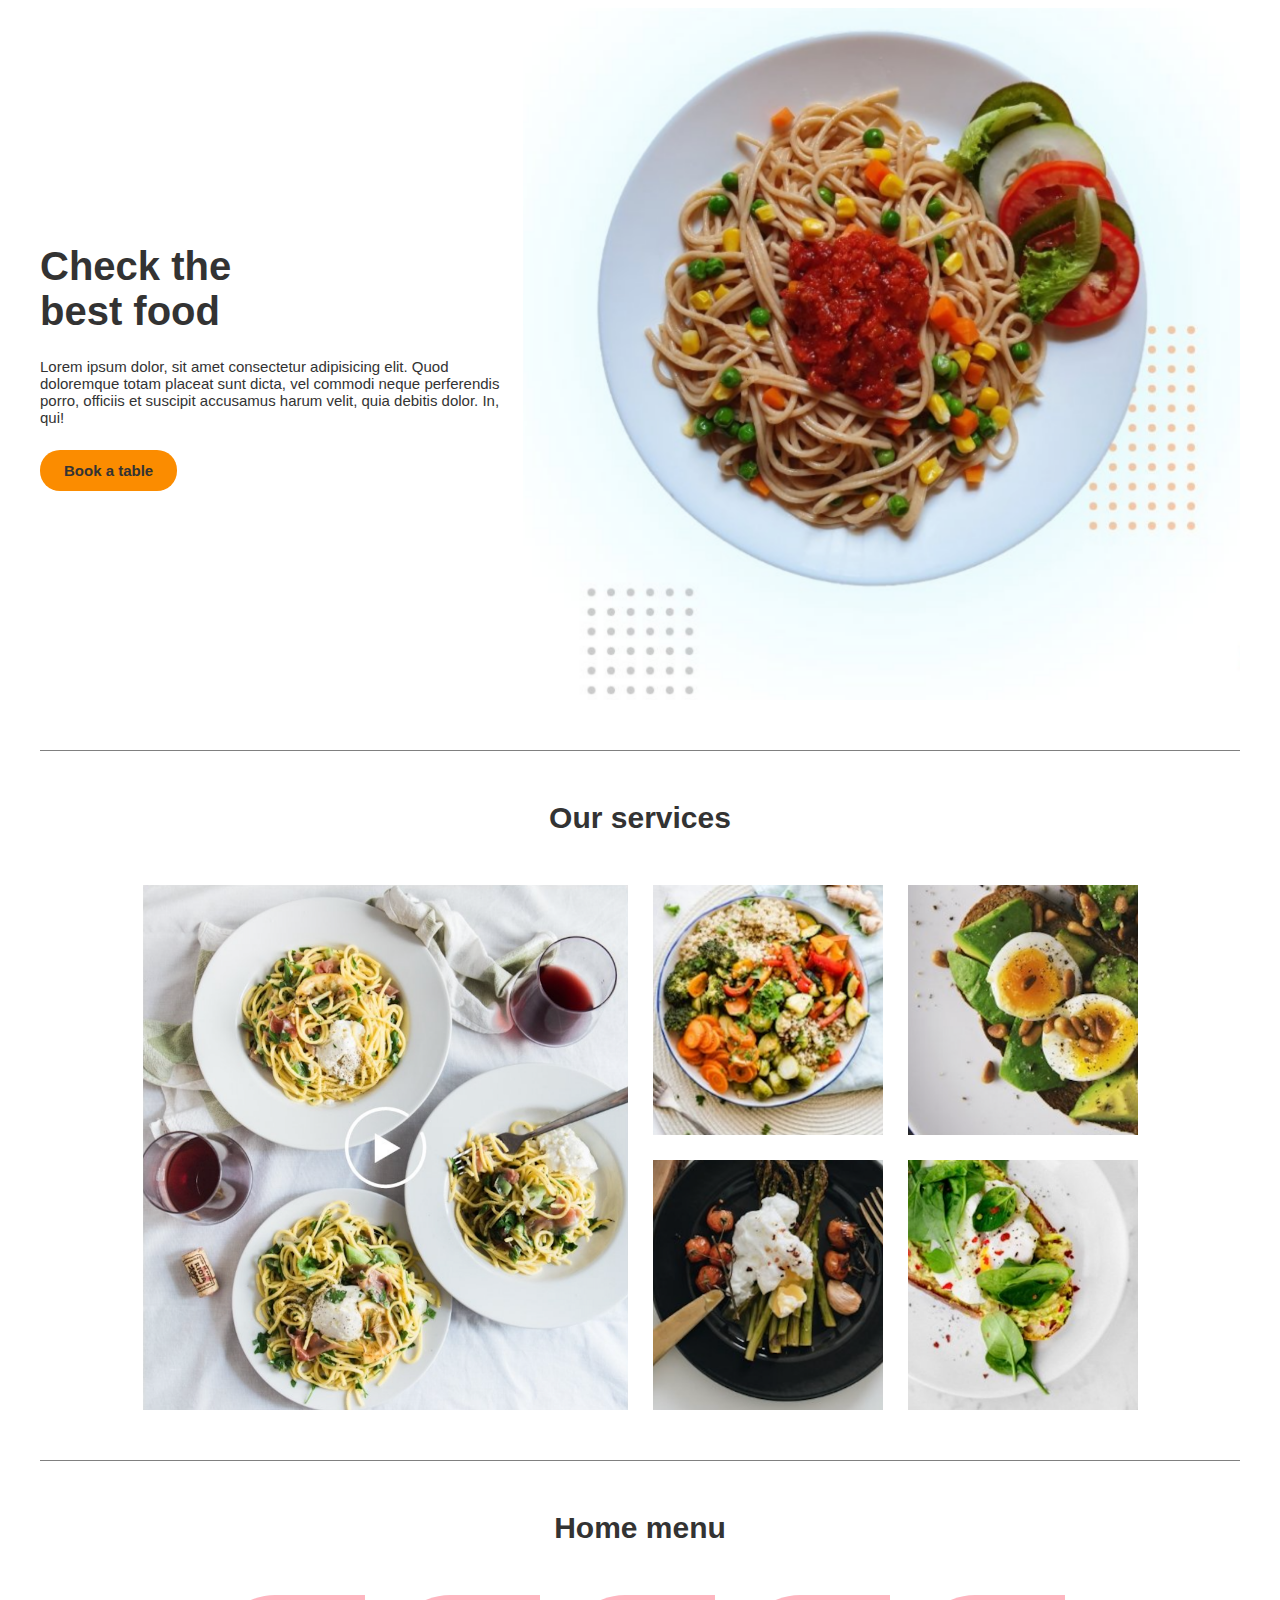
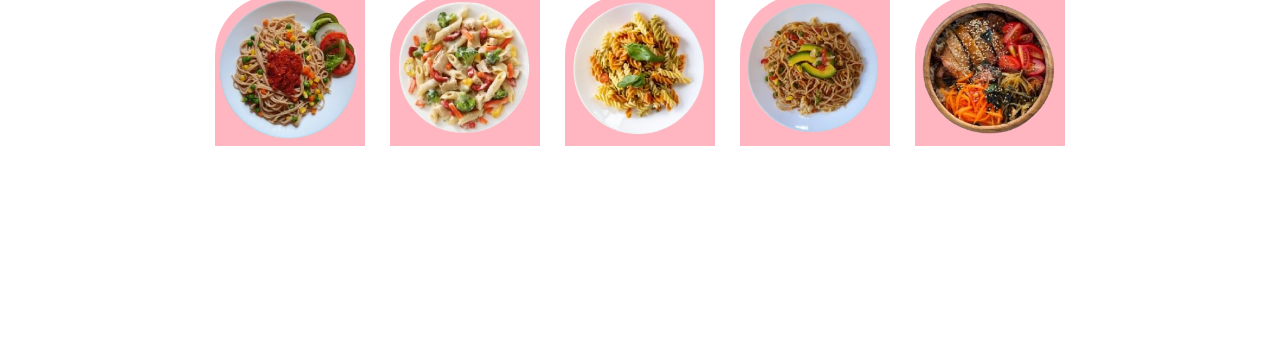
<file: index.html>
<!DOCTYPE html>
<html lang="en">
<head>
    <meta charset="UTF-8">
    <meta http-equiv="X-UA-Compatible" content="IE=edge">
    <meta name="viewport" content="width=device-width, initial-scale=1.0">
    <title>Document</title>
    <link rel="stylesheet" href="./style.css">
</head>
<body>
    <main>
        <section class="hero">
            <div class="info">
                <h1 class="info-title">Check the <br> best food</h1>
                <p class="info-subtitle">Lorem ipsum dolor, sit amet consectetur adipisicing elit. Quod doloremque totam placeat sunt dicta, vel commodi neque perferendis porro, officiis et suscipit accusamus harum velit, quia debitis dolor. In, qui!</p>
                <button class="info-button">Book a table</button>
            </div>
            <img class="hero-image" src="./images/hero.png" alt="Plato de pasta con vegetales">
        </section>
        <section class="dishes">
            <h2 class="dishes-title">Our services</h2>
            <div class="dishes-grid">
                <img class="dishes-item dishes-item__big" src="./images/video.png" alt="Una mesa con platos de pasta">
                <img class="dishes-item" src="./images/dish1.png" alt="Bold de vegetales">
                <img class="dishes-item" src="./images/dish2.png" alt="Bold de vegetales">
                <img class="dishes-item" src="./images/dish3.png" alt="Bold de vegetales">
                <img class="dishes-item" src="./images/dish4.png" alt="Bold de vegetales">
            </div>
        </section>
        <section class="plates">
            <h2 class="plates-title">Home menu</h2>
            <div class="plates-grid">
                <div class="menu-grid-item">
                    <img class="plates-item" src="./images/plate1.png" alt="Una mesa con platos de pasta">
                </div>
                <div class="menu-grid-item">
                    <img class="plates-item" src="./images/plate2.png" alt="Bold de vegetales">
                </div>
                <div class="menu-grid-item">
                    <img class="plates-item" src="./images/plate3.png" alt="Bold de vegetales">
                </div>
                <div class="menu-grid-item">
                    <img class="plates-item" src="./images/plate4.png" alt="Bold de vegetales">
                </div>
                <div class="menu-grid-item">
                    <img class="plates-item" src="./images/plate5.png" alt="Bold de vegetales">
                </div>
            </div>
        </section>
    </main>
</body>
</html>
</file>
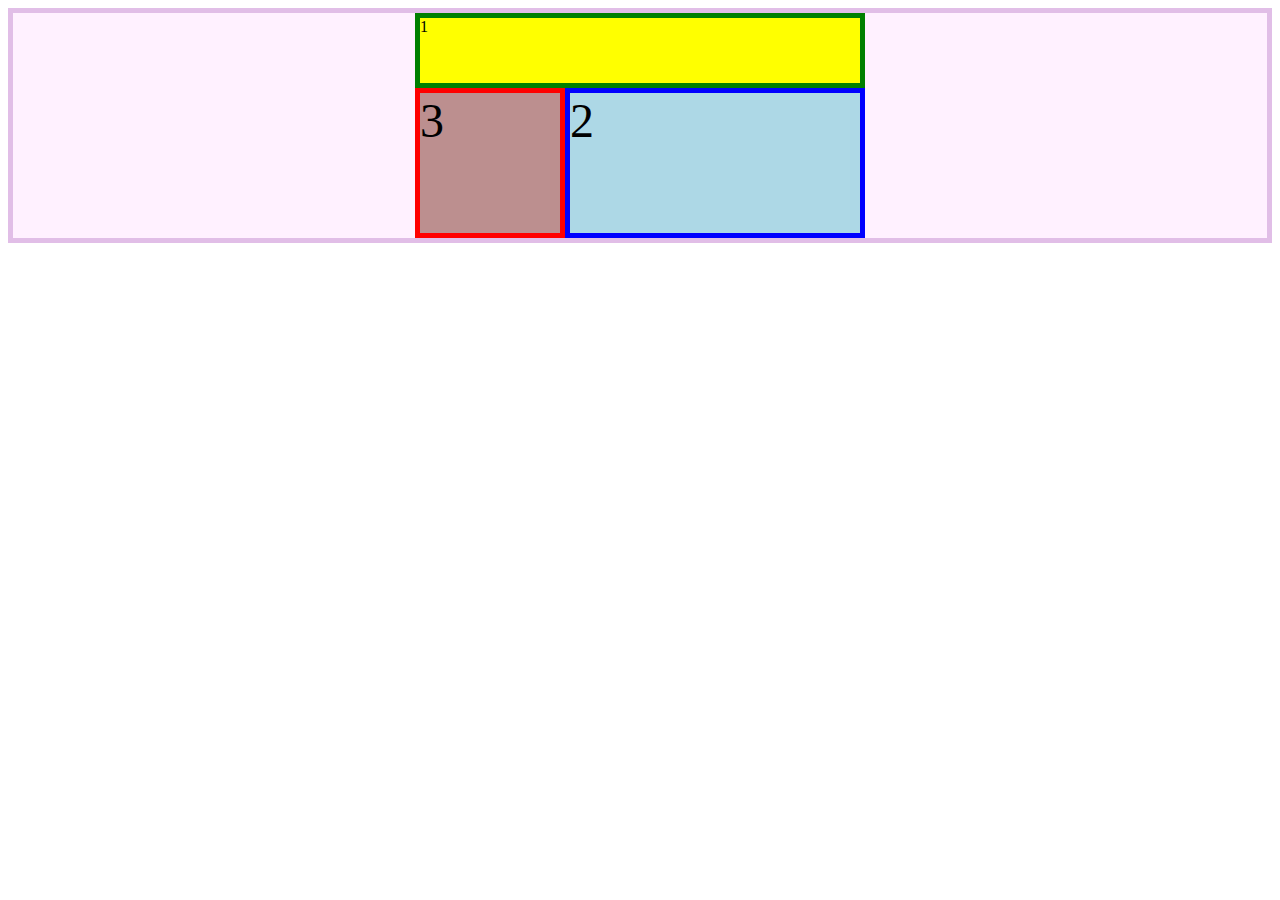
<file: index-areas.html>
<!DOCTYPE html>
<html lang="en">
<head>
    <meta charset="UTF-8">
    <meta http-equiv="X-UA-Compatible" content="IE=edge">
    <meta name="viewport" content="width=device-width, initial-scale=1.0">
    <title>Document</title>
    <link rel="stylesheet" href="./style-areas.css">
</head>
<body>
    <div class="contenedor">
        <div class="it em item-1">1</div>
        <div class="item item-2">2</div>
        <div class="item item-3">3</div>
    </div>
</body>
</html>
</file>
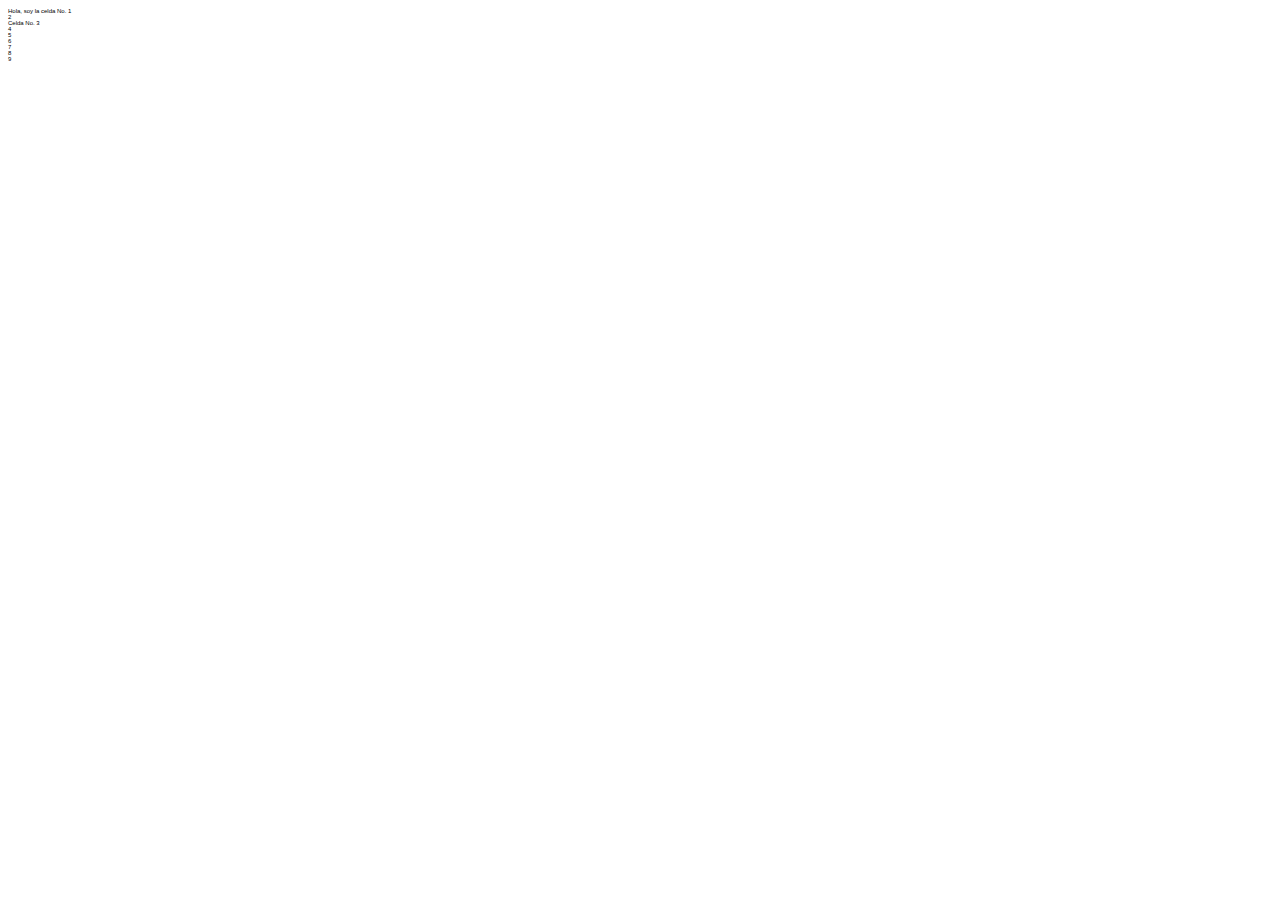
<file: index-bk.html>
<!DOCTYPE html>
<html lang="en">
<head>
    <meta charset="UTF-8">
    <meta http-equiv="X-UA-Compatible" content="IE=edge">
    <meta name="viewport" content="width=device-width, initial-scale=1.0">
    <title>Document</title>
    <link rel="stylesheet" href="./style.css">
</head>
<body>
    <div class="contenedor">
        <div class="item item-1">Hola, soy la celda No. 1</div>
        <div class="item item-2">2</div>
        <div class="item item-3">Celda No. 3</div>
        <div class="item item-4">4</div>
        <div class="item item-5">5</div>
        <div class="item item-6">6</div>
        <div class="item item-7">7</div>
        <div class="item item-7">8</div>
        <div class="item item-7">9</div>
    </div>
</body>
</html>
</file>
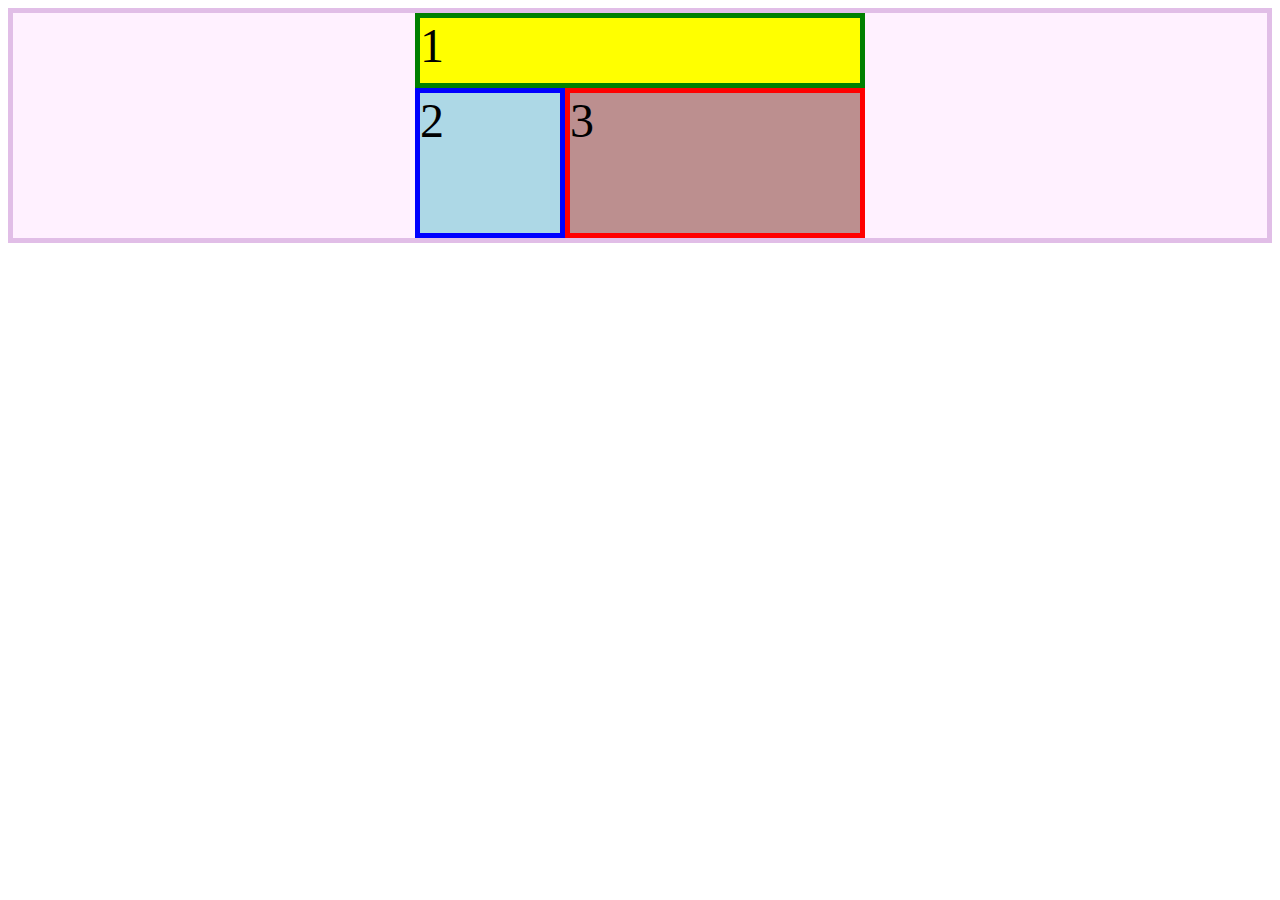
<file: index-clase5.html>
<!DOCTYPE html>
<html lang="en">
<head>
    <meta charset="UTF-8">
    <meta http-equiv="X-UA-Compatible" content="IE=edge">
    <meta name="viewport" content="width=device-width, initial-scale=1.0">
    <title>Document</title>
    <link rel="stylesheet" href="./style-clase5.css">
</head>
<body>
    <div class="contenedor">
        <div class="item item-1">1</div>
        <div class="item item-2">2</div>
        <div class="item item-3">3</div>
    </div>
</body>
</html>
</file>
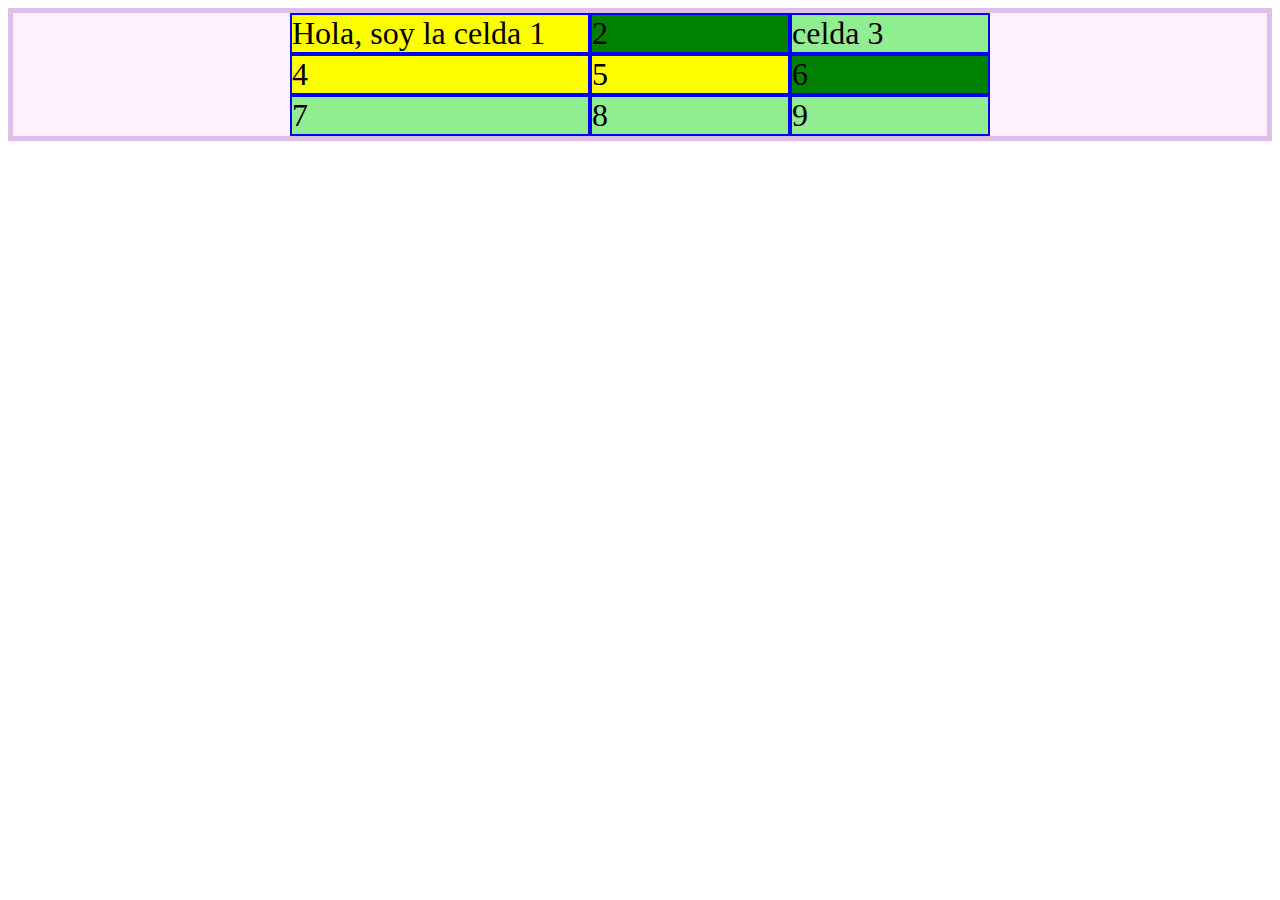
<file: index-clase6.html>
<!DOCTYPE html>
<html lang="en">
<head>
    <meta charset="UTF-8">
    <meta http-equiv="X-UA-Compatible" content="IE=edge">
    <meta name="viewport" content="width=device-width, initial-scale=1.0">
    <title>Document</title>
    <link rel="stylesheet" href="./style-clase6.css">
</head>
<body>
    <div class="contenedor">
        <div class="item item-1">Hola, soy la celda 1</div>
        <div class="item item-2">2</div>
        <div class="item item-3">celda 3</div>
        <div class="item item-4">4</div>
        <div class="item item-5">5</div>
        <div class="item item-6">6</div>
        <div class="item item-7">7</div>
        <div class="item item-7">8</div>
        <div class="item item-7">9</div>
    </div>
</body>
</html>
</file>
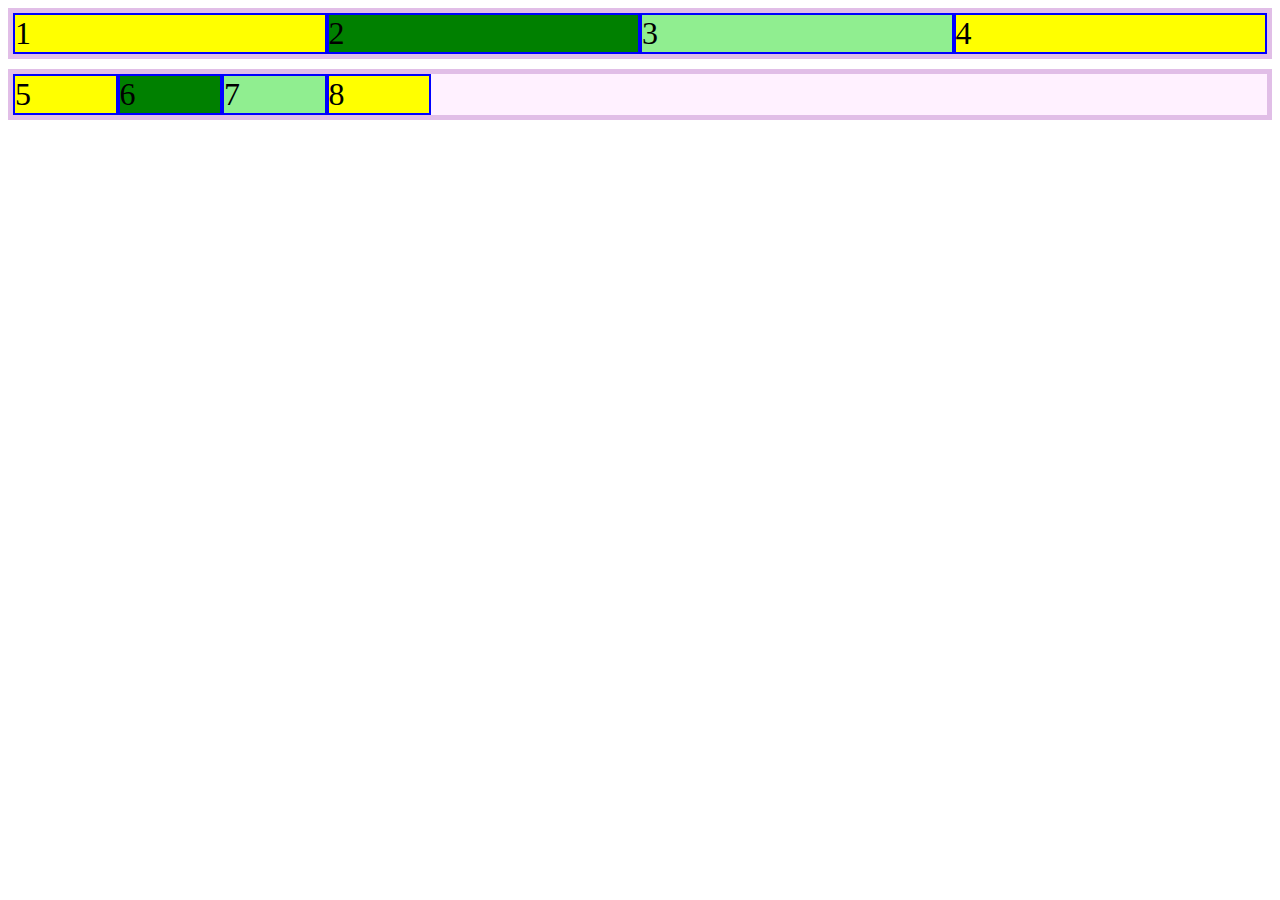
<file: index-clase7-1.html>
<!DOCTYPE html>
<html lang="en">
<head>
    <meta charset="UTF-8">
    <meta http-equiv="X-UA-Compatible" content="IE=edge">
    <meta name="viewport" content="width=device-width, initial-scale=1.0">
    <title>Document</title>
    <link rel="stylesheet" href="./style-clase7-1.css">
</head>
<body>
    <div class="contenedor">
        <div class="item item-1">1</div>
        <div class="item item-2">2</div>
        <div class="item item-3">3</div>
        <div class="item item-4">4</div>
    </div>    
    <div class="contenedor2">
        <div class="item item-5">5</div>
        <div class="item item-6">6</div>
        <div class="item item-7">7</div>
        <div class="item item-8">8</div>
    </div>
</body>
</html>
</file>
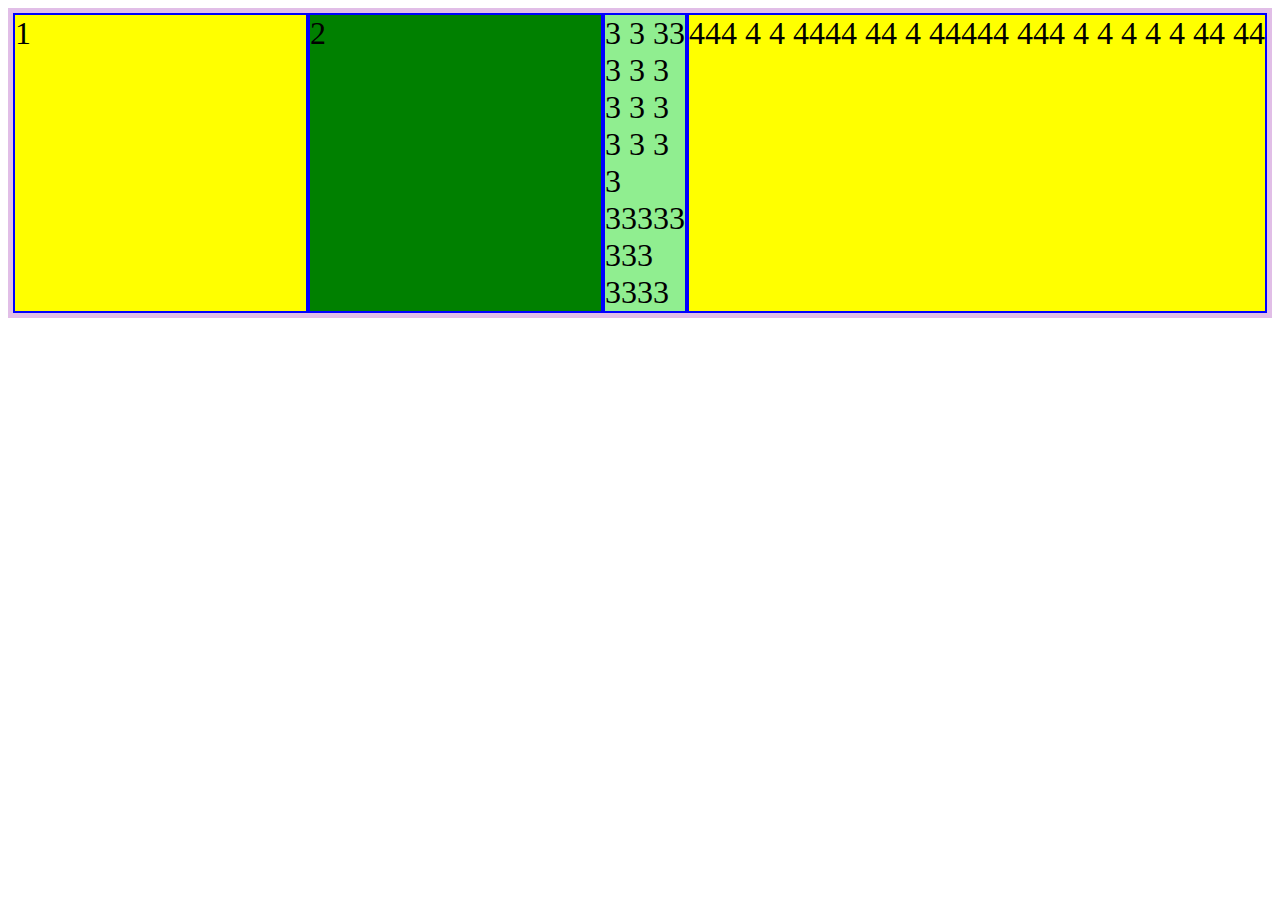
<file: index-clase7.html>
<!DOCTYPE html>
<html lang="en">
<head>
    <meta charset="UTF-8">
    <meta http-equiv="X-UA-Compatible" content="IE=edge">
    <meta name="viewport" content="width=device-width, initial-scale=1.0">
    <title>Document</title>
    <link rel="stylesheet" href="./style-clase7.css">
</head>
<body>
    <div class="contenedor">
        <div class="item item-1">1</div>
        <div class="item item-2">2</div>
        <div class="item item-3">3 3 33 3 3 3 3 3 3 3 3   3  3 33333 333 3333</div>
        <div class="item item-4">444 4 4   4444 44 4  44444 444 4 4 4 4 4 44 44</div>
    </div>
</body>
</html>
</file>
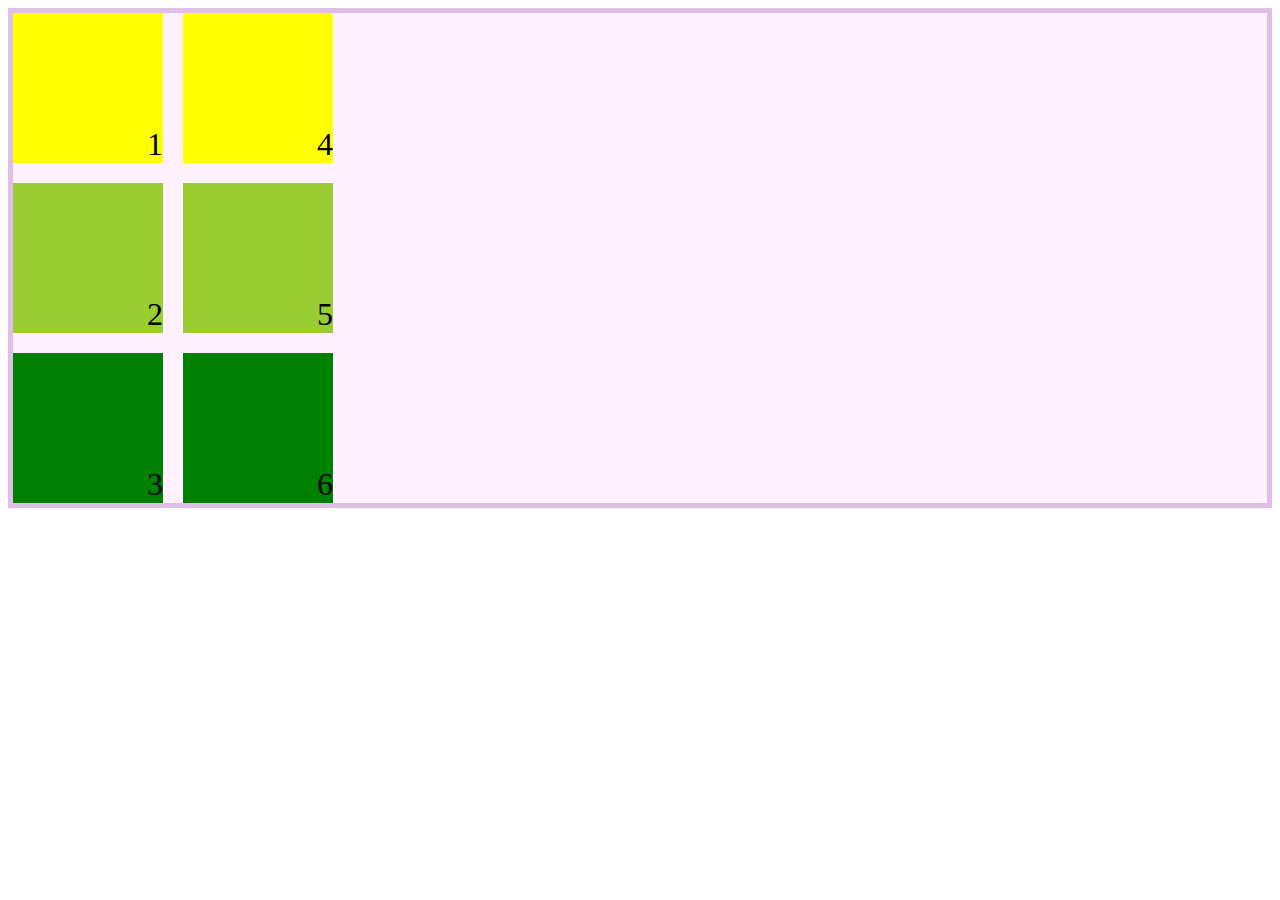
<file: index-reto1.html>
<!DOCTYPE html>
<html lang="en">
<head>
    <meta charset="UTF-8">
    <meta http-equiv="X-UA-Compatible" content="IE=edge">
    <meta name="viewport" content="width=device-width, initial-scale=1.0">
    <title>Document</title>
    <link rel="stylesheet" href="./style-reto1.css">
</head>
<body>
    <div class="contenedor">
        <div class="item item-1">1</div>
        <div class="item item-2">2</div>
        <div class="item item-3">3</div>
        <div class="item item-4">4</div>
        <div class="item item-5">5</div>
        <div class="item item-6">6</div>
    </div>
</body>
</html>
</file>
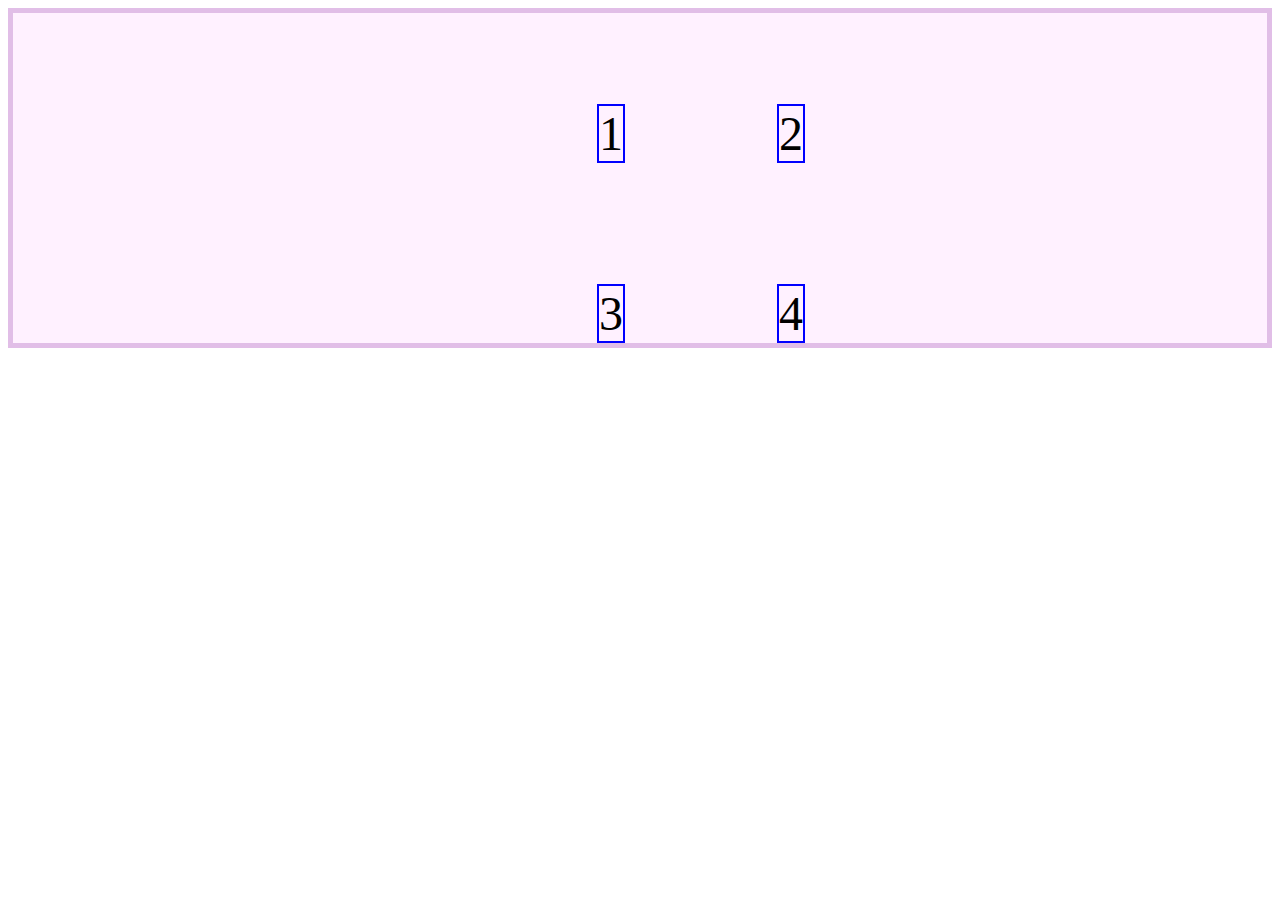
<file: index-reto2.html>
<!DOCTYPE html>
<html lang="en">
<head>
    <meta charset="UTF-8">
    <meta http-equiv="X-UA-Compatible" content="IE=edge">
    <meta name="viewport" content="width=device-width, initial-scale=1.0">
    <title>Document</title>
    <link rel="stylesheet" href="./style-reto2.css">
</head>
<body>
    <div class="contenedor">
        <div class="item item-1">1</div>
        <div class="item item-2">2</div>
        <div class="item item-3">3</div>
        <div class="item item-4">4</div>
    </div>
</body>
</html>
</file>
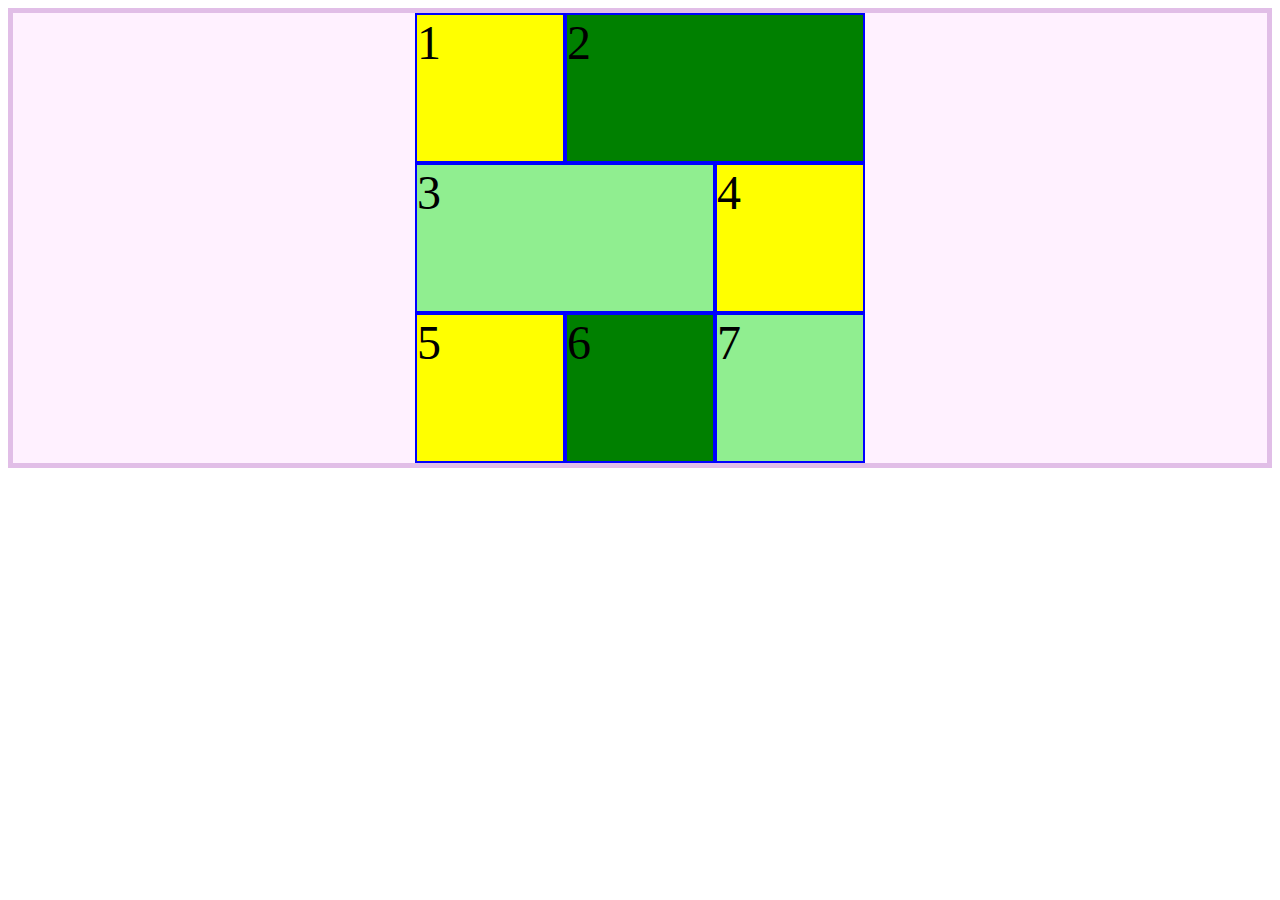
<file: index-reto3.html>
<!DOCTYPE html>
<html lang="en">
<head>
    <meta charset="UTF-8">
    <meta http-equiv="X-UA-Compatible" content="IE=edge">
    <meta name="viewport" content="width=device-width, initial-scale=1.0">
    <title>Document</title>
    <link rel="stylesheet" href="./style-reto3.css">
</head>
<body>
    <div class="contenedor">
        <div class="item item-1">1</div>
        <div class="item item-2">2</div>
        <div class="item item-3">3</div>
        <div class="item item-4">4</div>
        <div class="item item-5">5</div>
        <div class="item item-6">6</div>
        <div class="item item-7">7</div>
    </div>
</body>
</html>
</file>
<file: style.css>
* {
    font-family:-apple-system, BlinkMacSystemFont, 'Segoe UI', Roboto, Oxygen, Ubuntu, Cantarell, 'Open Sans', 'Helvetica Neue', sans-serif;
    font-size: 62.5%;
}
main {
    max-width: 1200px;
    margin: 0 auto;
}
.hero {
    padding-bottom: 50px;
    border-bottom: 1px solid grey;
    display: grid;
    grid-template-columns: minmax(300px, 2fr) minmax(100px, 3fr);
    grid-auto-rows: minmax(100px 3fr);
    gap: 5px;
}

.info {
    align-self: center;
}
.info-title {
    color: #333;
    font-size: 4rem;
    font-weight: bolder;
    margin-bottom: 24px;
}
.info-subtitle {
    color: #333;
    font-size: 1.5rem;
    margin-bottom: 24px;
}
.info-button {
    border: none;
    font-size: 1.5rem;
    border-radius: 20px;
    color: #333;
    background-color: #fb8c00;
    font-weight: bolder;
    padding: 12px 24px;
}
.hero-image {
    margin: 0;
    width: 100%;
    object-fit:contain;
}
.dishes {
    margin: 50px 0;
    padding-bottom: 50px;
    border-bottom: 1px solid grey;
}
.dishes-title {
    font-size: 3rem;
    color: #333;
    font-size: bold;
    margin-bottom: 50px;
    text-align: center;
    justify-self: center;
}
.dishes-grid {

    justify-content: center;
    display: grid;
    grid-template-columns: repeat(auto-fit, minmax(75px, 230px));
    grid-auto-rows: 1fr;
    gap: 25px;
}
.dishes-item {
    width: 100%;
    height: 100%;
    object-fit: cover;
}
.dishes-item__big {
    grid-area: 1 / 1 / 3 / 3;
}
.plates {
    margin-top: 50px;
    margin-bottom: 200px;
}
.plates-title {
    font-size: 3rem;
    color: #333;
    font-size: bold;
    margin-bottom: 50px;
    text-align: center;
    justify-self: center;
}
.plates-grid {

    justify-content: center;
    display: grid;
    grid-template-columns: repeat(auto-fit, 150px);
    grid-auto-rows: 1fr;
    gap: 25px;
}
.menu-grid-item {
    background-color: lightpink;
    border-top-left-radius: 40%;
}
.plates-item {
    width: 100%;
    height: 100%;
    object-fit: cover;
}

@media screen and (max-width: 768px) {
    .hero {
        grid-template-columns: minmax(300px, 500px);
        justify-content: center;
    }
    .hero-image {
        display: none;
    }
    .dishes-grid {
        grid-template-columns: repeat(auto-fit, minmax(75px, 100px));
    }
}
</file>
<file: style-areas.css>
.contenedor {
    border: 5px solid #e1bee7;
    background-color: #fff1ff;
    display: grid;
    grid-template-columns: 150px 150px 150px;
    grid-template-rows: 75px 75px 75px;
    grid-template-areas: 
            "header header header"
            "menu main main"
            "menu main main";
    place-content: center;
}
.item {
    font-size: 3rem;
    border: 2px solid blue;
}
.item-1 {
    grid-area: header;
    border: 5px solid green;
    background-color: yellow;
}
.item-2 {
    grid-area: main;
    border: 5px solid blue;
    background-color: lightblue;

}
.item-3 {
    grid-area: menu;
    border: 5px solid red;
    background-color: rosybrown;
}
</file>
<file: style-clase5.css>
.contenedor {
    border: 5px solid #e1bee7;
    background-color: #fff1ff;
    display: grid;
    grid-template-columns: 150px 150px 150px;
    grid-template-rows: 75px 75px 75px;
    place-content: center;
}
.item {
    font-size: 3rem;
    border: 2px solid blue;
}
.item-1 {
    grid-column-start: 1;
    grid-column-end: 4;
    border: 5px solid green;
    background-color: yellow;
}
.item-2 {
    border: 5px solid blue;
    background-color: lightblue;
    grid-row: 2 / 4;
}
.item-3 {
    grid-area: 2 / 2 / 4 /4;
    border: 5px solid red;
    background-color: rosybrown;
}
</file>
<file: style-clase6.css>
.contenedor {
    border: 5px solid #e1bee7;
    background-color: #fff1ff;
    display: grid;
    grid-template-columns: minmax(30px, 300px) minmax(30px, 200px) minmax(60px, 200px);
    grid-template-rows: repeat(3, auto);
    place-content: center;
}
.item {
    font-size: 2rem;
    border: 2px solid blue;
}
/* .item-2 {
    grid-column: 2 / 4
}
.item-3 {
    grid-column: 1 / 3;
} */
.item-1, .item-4, .item-5 {
    /* border: 5px solid green; */
    background-color: yellow;
}
.item-2, .item-6 {
    /* border: 5px solid lightgreen; */
    background-color: green;

}
.item-3, .item-7 {
    /* border: 5px solid green; */
    background-color: lightgreen;
}
</file>
<file: style-clase7-1.css>
.contenedor {
    border: 5px solid #e1bee7;
    background-color: #fff1ff;
    display: grid;
    grid-template-columns: repeat(auto-fit, minmax(100px, 1fr));
    place-content: center;
}
.contenedor2 {
    margin-top: 10px;
    border: 5px solid #e1bee7;
    background-color: #fff1ff;
    display: grid;
    grid-template-columns: repeat(auto-fill, minmax(100px, 1fr));
    place-content: center;
}
.item {
    font-size: 2rem;
    border: 2px solid blue;
}
/* .item-2 {
    grid-column: 2 / 4
}
.item-3 {
    grid-column: 1 / 3;
} */
.item-1, .item-4, .item-5, .item-8 {
    background-color: yellow;
}
.item-2, .item-6 {
    background-color: green;
}
.item-3, .item-7 {
    background-color: lightgreen;
}
</file>
<file: style-clase7.css>
.contenedor {
    border: 5px solid #e1bee7;
    background-color: #fff1ff;
    display: grid;
    grid-template-columns: 1fr 1fr min-content max-content;
    place-content: center;
}
.item {
    font-size: 2rem;
    border: 2px solid blue;
}
/* .item-2 {
    grid-column: 2 / 4
}
.item-3 {
    grid-column: 1 / 3;
} */
.item-1, .item-4, .item-5 {
    /* border: 5px solid green; */
    background-color: yellow;
}
.item-2, .item-6 {
    /* border: 5px solid lightgreen; */
    background-color: green;

}
.item-3, .item-7 {
    /* border: 5px solid green; */
    background-color: lightgreen;
}
</file>
<file: style-reto1.css>
.contenedor {
    border: 5px solid #e1bee7;
    background-color: #fff1ff;
    display: grid;
    grid-template-columns: 150px 150px;
    grid-template-rows: 150px 150px 150px;
    grid-auto-flow: column;
    /* row-gap: 15px;
    column-gap: 30px; */
    gap: 20px;
}
.item {
    font-size: 2rem;
    display: grid;
    background-color: blue;
    align-items: end;
    justify-items: end;
}
.item-1, .item-4 {
    background-color: yellow;
}
.item-2, .item-5 {
    background-color: yellowgreen;
}
.item-3, .item-6 {
    background-color: green;
}
</file>
<file: style-reto2.css>
.contenedor {
    border: 5px solid #e1bee7;
    background-color: #fff1ff;
    display: grid;
    grid-template-columns: 150px 150px;
    grid-auto-rows: 150px;
    gap: 30px;
    place-content: center;
    justify-items: end;
    align-items: end;
}
.item {
    font-size: 3rem;
    border: 2px solid blue;
}
/* .item-1 {
    grid-column: 1 / 2;
    border: 5px solid green;
    background-color: yellow;
} */
/* .item-2 {
justify-self: center;
align-self: center;
} */
/* .item-3 {
    grid-row: 2 / 3;
    grid-column: 1 / 3;
    border: 5px solid red;
    background-color: rosybrown;
}
.item-4 {
    grid-row: 2 / 3;
    grid-column: 3 / 4;
    border: 5px solid green;
    background-color: yellow;
}
.item-5 {
    grid-row: 3 / 4;
    grid-column: 1 / 2;
    border: 5px solid green;
    background-color: yellow;
}
.item-6 {
    grid-row: 3 / 4;
    grid-column: 2 / 3;
    border: 5px solid blue;
    background-color: lightblue;
} */
</file>
<file: style-reto3.css>
.contenedor {
    border: 5px solid #e1bee7;
    background-color: #fff1ff;
    display: grid;
    grid-template-columns: 150px 150px 150px;
    grid-template-rows: 150px 150px 150px;
    place-content: center;
}
.item {
    font-size: 3rem;
    border: 2px solid blue;
}
.item-2 {
    grid-column: 2 / 4
}
.item-3 {
    grid-column: 1 / 3;
}
.item-1, .item-4, .item-5 {
    /* border: 5px solid green; */
    background-color: yellow;
}
.item-2, .item-6 {
    /* border: 5px solid lightgreen; */
    background-color: green;

}
.item-3, .item-7 {
    /* border: 5px solid green; */
    background-color: lightgreen;
}
</file>
